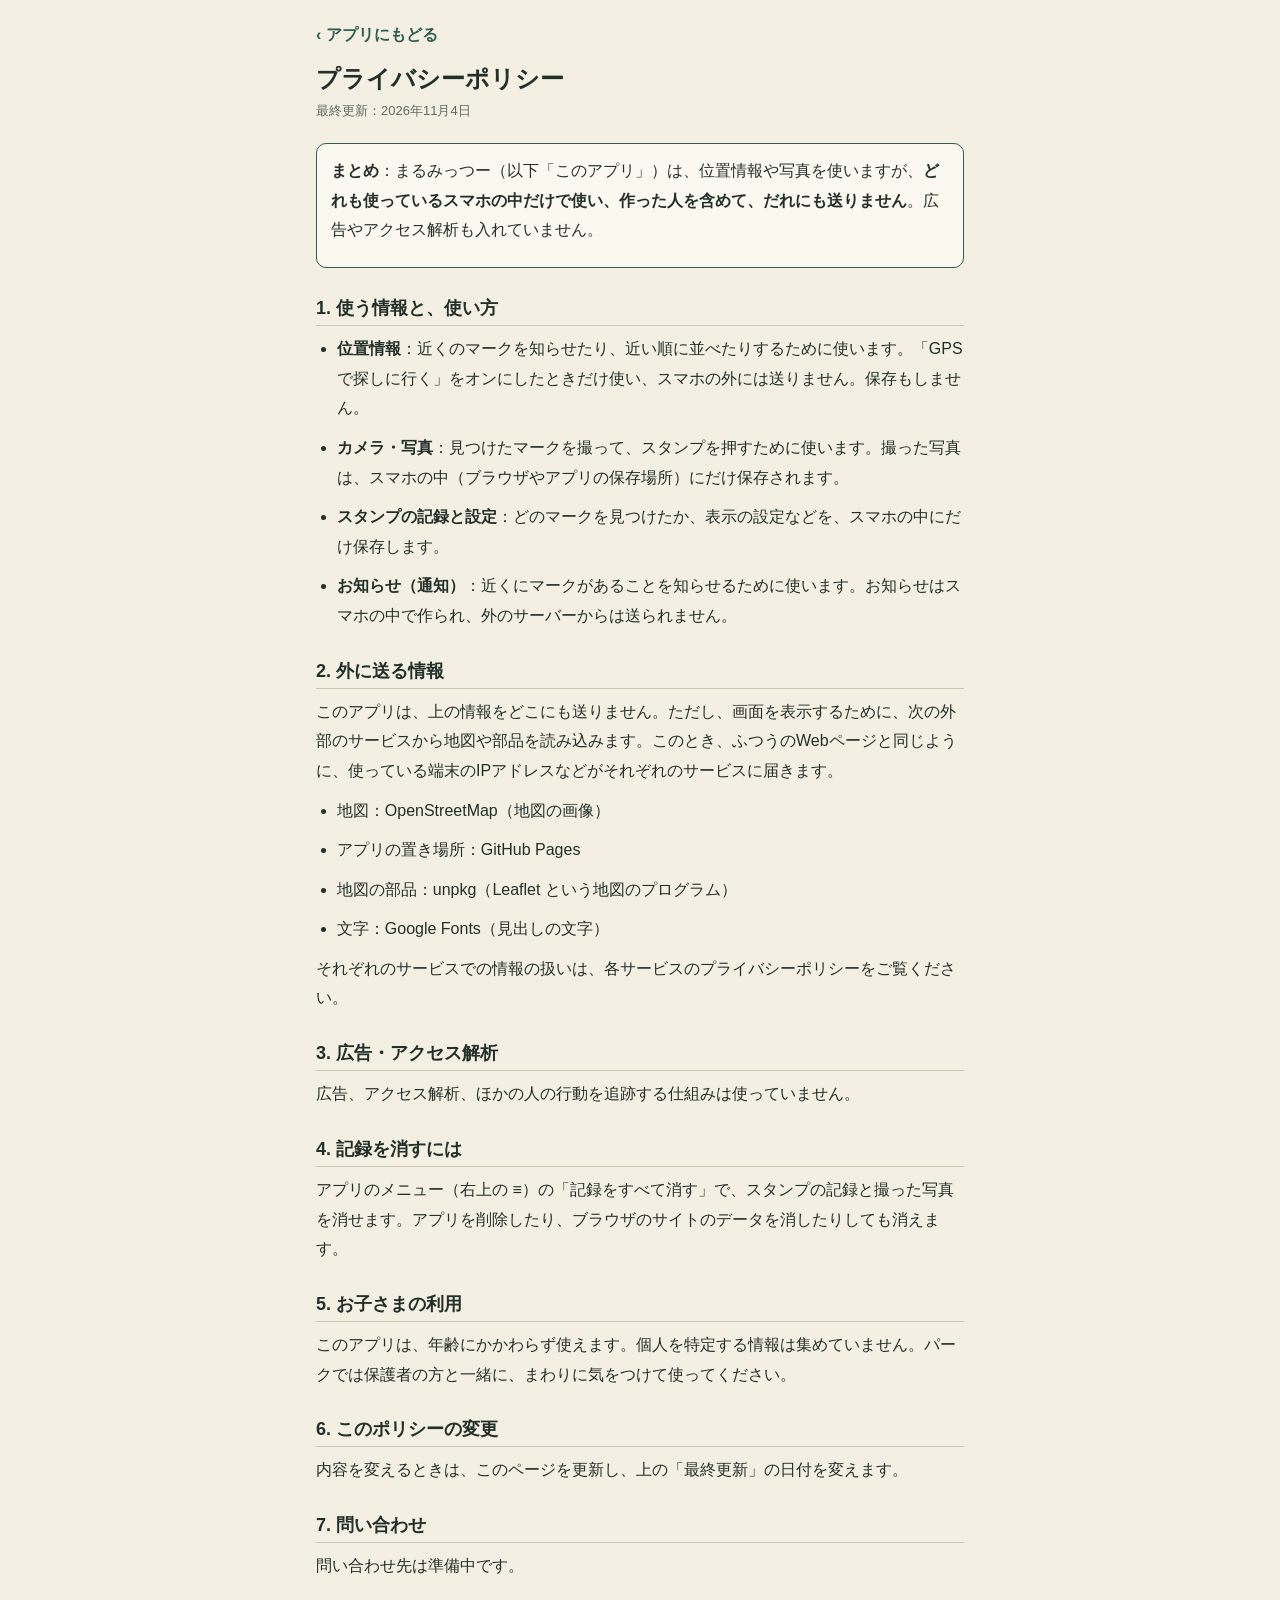
<file: privacy.html>
<!DOCTYPE html>
<html lang="ja">
<head>
  <meta charset="UTF-8">
  <meta name="viewport" content="width=device-width, initial-scale=1, viewport-fit=cover">
  <title>プライバシーポリシー｜まるみっつー（非公式）</title>
  <meta name="theme-color" content="#f4efe3">
  <link rel="icon" href="icons/icon-192.png">
  <link rel="stylesheet" href="doc.css">
</head>
<body>
<main>
  <a class="back" href="./">‹ アプリにもどる</a>
  <h1>プライバシーポリシー</h1>
  <p class="updated">最終更新：2026年11月4日</p>

  <div class="box">
    <p><strong>まとめ</strong>：まるみっつー（以下「このアプリ」）は、位置情報や写真を使いますが、<strong>どれも使っているスマホの中だけで使い、作った人を含めて、だれにも送りません</strong>。広告やアクセス解析も入れていません。</p>
  </div>

  <h2>1. 使う情報と、使い方</h2>
  <ul>
    <li><strong>位置情報</strong>：近くのマークを知らせたり、近い順に並べたりするために使います。「GPSで探しに行く」をオンにしたときだけ使い、スマホの外には送りません。保存もしません。</li>
    <li><strong>カメラ・写真</strong>：見つけたマークを撮って、スタンプを押すために使います。撮った写真は、スマホの中（ブラウザやアプリの保存場所）にだけ保存されます。</li>
    <li><strong>スタンプの記録と設定</strong>：どのマークを見つけたか、表示の設定などを、スマホの中にだけ保存します。</li>
    <li><strong>お知らせ（通知）</strong>：近くにマークがあることを知らせるために使います。お知らせはスマホの中で作られ、外のサーバーからは送られません。</li>
  </ul>

  <h2>2. 外に送る情報</h2>
  <p>このアプリは、上の情報をどこにも送りません。ただし、画面を表示するために、次の外部のサービスから地図や部品を読み込みます。このとき、ふつうのWebページと同じように、使っている端末のIPアドレスなどがそれぞれのサービスに届きます。</p>
  <ul>
    <li>地図：OpenStreetMap（地図の画像）</li>
    <li>アプリの置き場所：GitHub Pages</li>
    <li>地図の部品：unpkg（Leaflet という地図のプログラム）</li>
    <li>文字：Google Fonts（見出しの文字）</li>
  </ul>
  <p>それぞれのサービスでの情報の扱いは、各サービスのプライバシーポリシーをご覧ください。</p>

  <h2>3. 広告・アクセス解析</h2>
  <p>広告、アクセス解析、ほかの人の行動を追跡する仕組みは使っていません。</p>

  <h2>4. 記録を消すには</h2>
  <p>アプリのメニュー（右上の ≡）の「記録をすべて消す」で、スタンプの記録と撮った写真を消せます。アプリを削除したり、ブラウザのサイトのデータを消したりしても消えます。</p>

  <h2>5. お子さまの利用</h2>
  <p>このアプリは、年齢にかかわらず使えます。個人を特定する情報は集めていません。パークでは保護者の方と一緒に、まわりに気をつけて使ってください。</p>

  <h2>6. このポリシーの変更</h2>
  <p>内容を変えるときは、このページを更新し、上の「最終更新」の日付を変えます。</p>

  <h2>7. 問い合わせ</h2>
  <p id="contact">問い合わせ先は準備中です。</p>
</main>
</body>
</html>
</file>
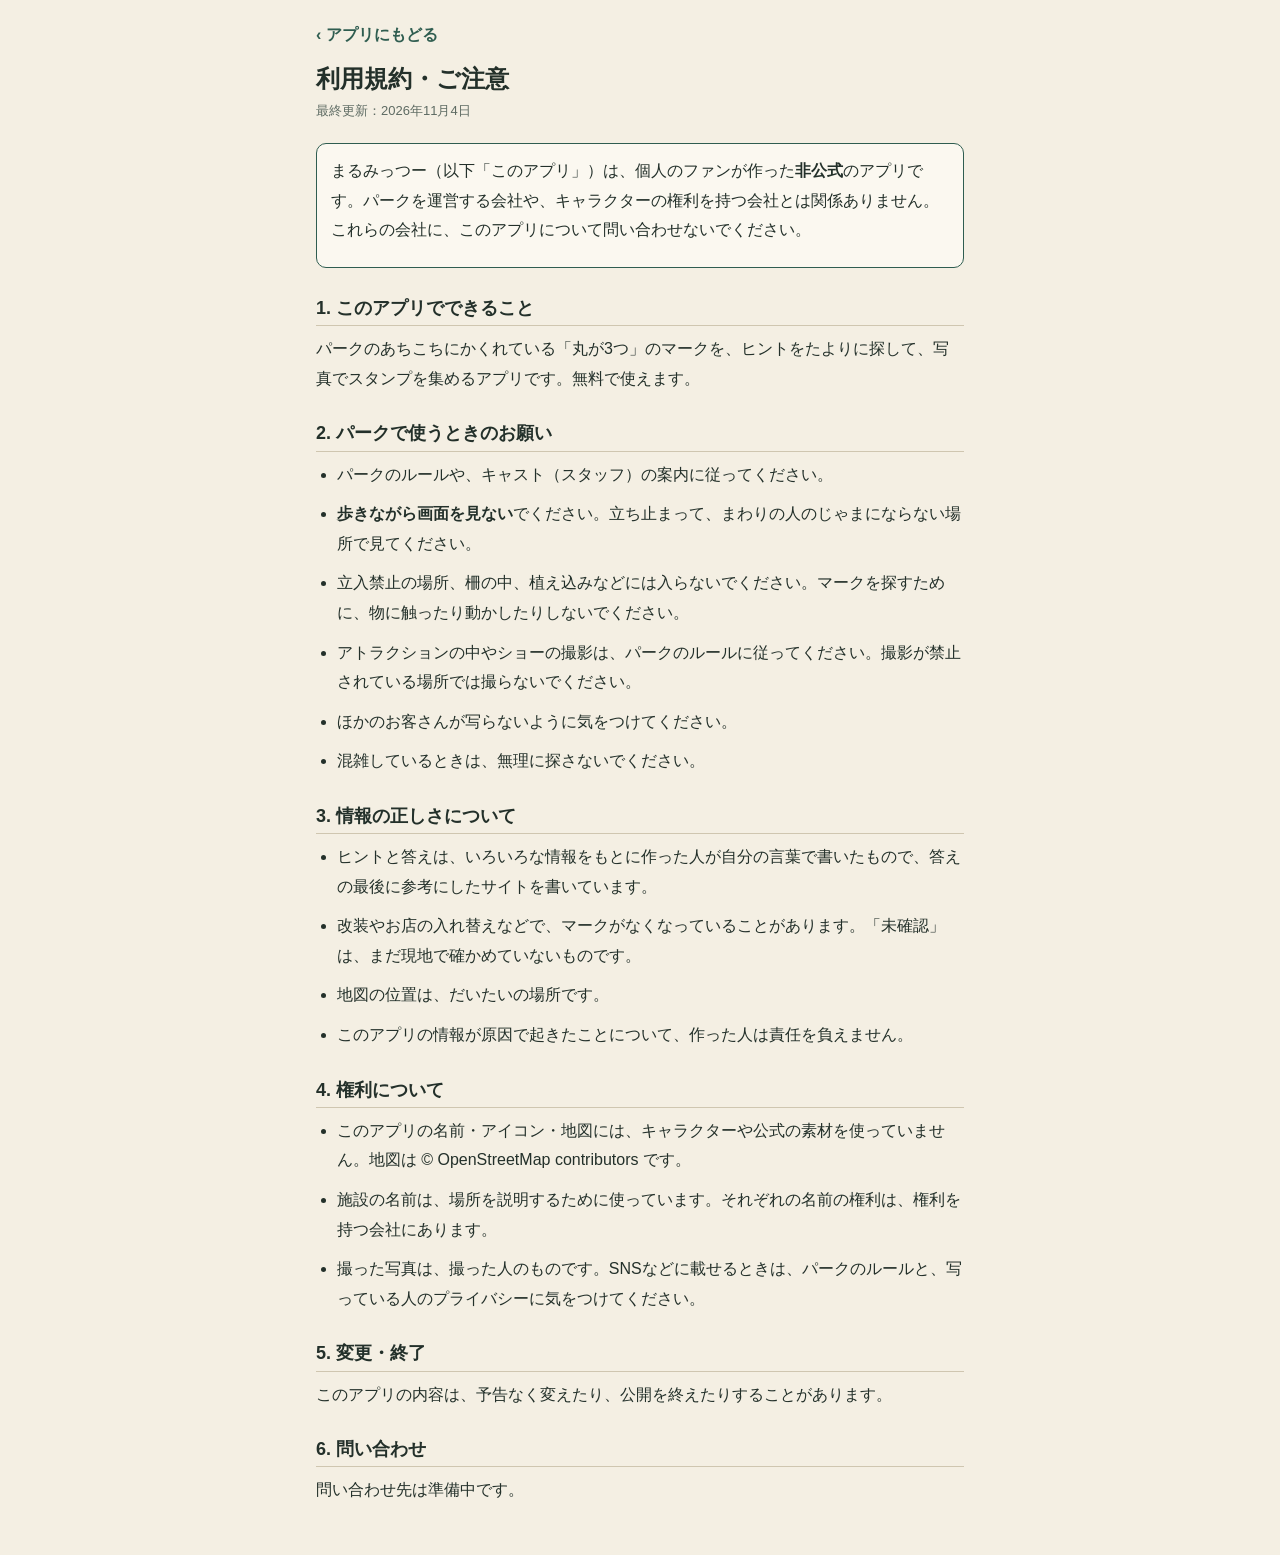
<file: terms.html>
<!DOCTYPE html>
<html lang="ja">
<head>
  <meta charset="UTF-8">
  <meta name="viewport" content="width=device-width, initial-scale=1, viewport-fit=cover">
  <title>利用規約・ご注意｜まるみっつー（非公式）</title>
  <meta name="theme-color" content="#f4efe3">
  <link rel="icon" href="icons/icon-192.png">
  <link rel="stylesheet" href="doc.css">
</head>
<body>
<main>
  <a class="back" href="./">‹ アプリにもどる</a>
  <h1>利用規約・ご注意</h1>
  <p class="updated">最終更新：2026年11月4日</p>

  <div class="box">
    <p>まるみっつー（以下「このアプリ」）は、個人のファンが作った<strong>非公式</strong>のアプリです。パークを運営する会社や、キャラクターの権利を持つ会社とは関係ありません。これらの会社に、このアプリについて問い合わせないでください。</p>
  </div>

  <h2>1. このアプリでできること</h2>
  <p>パークのあちこちにかくれている「丸が3つ」のマークを、ヒントをたよりに探して、写真でスタンプを集めるアプリです。無料で使えます。</p>

  <h2>2. パークで使うときのお願い</h2>
  <ul>
    <li>パークのルールや、キャスト（スタッフ）の案内に従ってください。</li>
    <li><strong>歩きながら画面を見ない</strong>でください。立ち止まって、まわりの人のじゃまにならない場所で見てください。</li>
    <li>立入禁止の場所、柵の中、植え込みなどには入らないでください。マークを探すために、物に触ったり動かしたりしないでください。</li>
    <li>アトラクションの中やショーの撮影は、パークのルールに従ってください。撮影が禁止されている場所では撮らないでください。</li>
    <li>ほかのお客さんが写らないように気をつけてください。</li>
    <li>混雑しているときは、無理に探さないでください。</li>
  </ul>

  <h2>3. 情報の正しさについて</h2>
  <ul>
    <li>ヒントと答えは、いろいろな情報をもとに作った人が自分の言葉で書いたもので、答えの最後に参考にしたサイトを書いています。</li>
    <li>改装やお店の入れ替えなどで、マークがなくなっていることがあります。「未確認」は、まだ現地で確かめていないものです。</li>
    <li>地図の位置は、だいたいの場所です。</li>
    <li>このアプリの情報が原因で起きたことについて、作った人は責任を負えません。</li>
  </ul>

  <h2>4. 権利について</h2>
  <ul>
    <li>このアプリの名前・アイコン・地図には、キャラクターや公式の素材を使っていません。地図は © OpenStreetMap contributors です。</li>
    <li>施設の名前は、場所を説明するために使っています。それぞれの名前の権利は、権利を持つ会社にあります。</li>
    <li>撮った写真は、撮った人のものです。SNSなどに載せるときは、パークのルールと、写っている人のプライバシーに気をつけてください。</li>
  </ul>

  <h2>5. 変更・終了</h2>
  <p>このアプリの内容は、予告なく変えたり、公開を終えたりすることがあります。</p>

  <h2>6. 問い合わせ</h2>
  <p id="contact">問い合わせ先は準備中です。</p>
</main>
</body>
</html>
</file>
<file: doc.css>
/* =====================================================
   doc.css … プライバシーポリシー・利用規約など、文章のページの見た目
   （アプリ本体の style.css とは別。こちらは普通にスクロールするページ）
   ===================================================== */
:root {
  --paper: #f4efe3;
  --paper-2: #fbf8f0;
  --ink: #23302a;
  --ink-soft: #5e6b63;
  --rule: #cfc6b0;
  --leaf: #2f5d50;
  --serif: "Zen Maru Gothic", "Hiragino Maru Gothic ProN", "Yu Gothic", sans-serif;
  --sans: -apple-system, BlinkMacSystemFont, "Hiragino Sans", "Noto Sans JP", sans-serif;
}
* { box-sizing: border-box; }
body {
  margin: 0;
  background: var(--paper);
  color: var(--ink);
  font: 16px/1.85 var(--sans);
}
main {
  max-width: 680px;
  margin: 0 auto;
  padding: calc(20px + env(safe-area-inset-top)) 16px calc(40px + env(safe-area-inset-bottom));
}
.back { display: inline-block; margin-bottom: 12px; color: var(--leaf); font-weight: 700; text-decoration: none; }
h1 { margin: 0 0 4px; font: 700 24px/1.4 var(--serif); }
.updated { margin: 0 0 20px; color: var(--ink-soft); font-size: 13px; }
h2 { margin: 28px 0 8px; padding-bottom: 4px; border-bottom: 1px solid var(--rule); font: 700 18px/1.4 var(--serif); }
p, li { margin: 0 0 10px; }
ul, ol { padding-left: 1.3em; margin: 0 0 10px; }
.box { padding: 12px 14px; border: 1.5px solid var(--leaf); border-radius: 10px; background: var(--paper-2); }
a { color: var(--leaf); }
</file>
